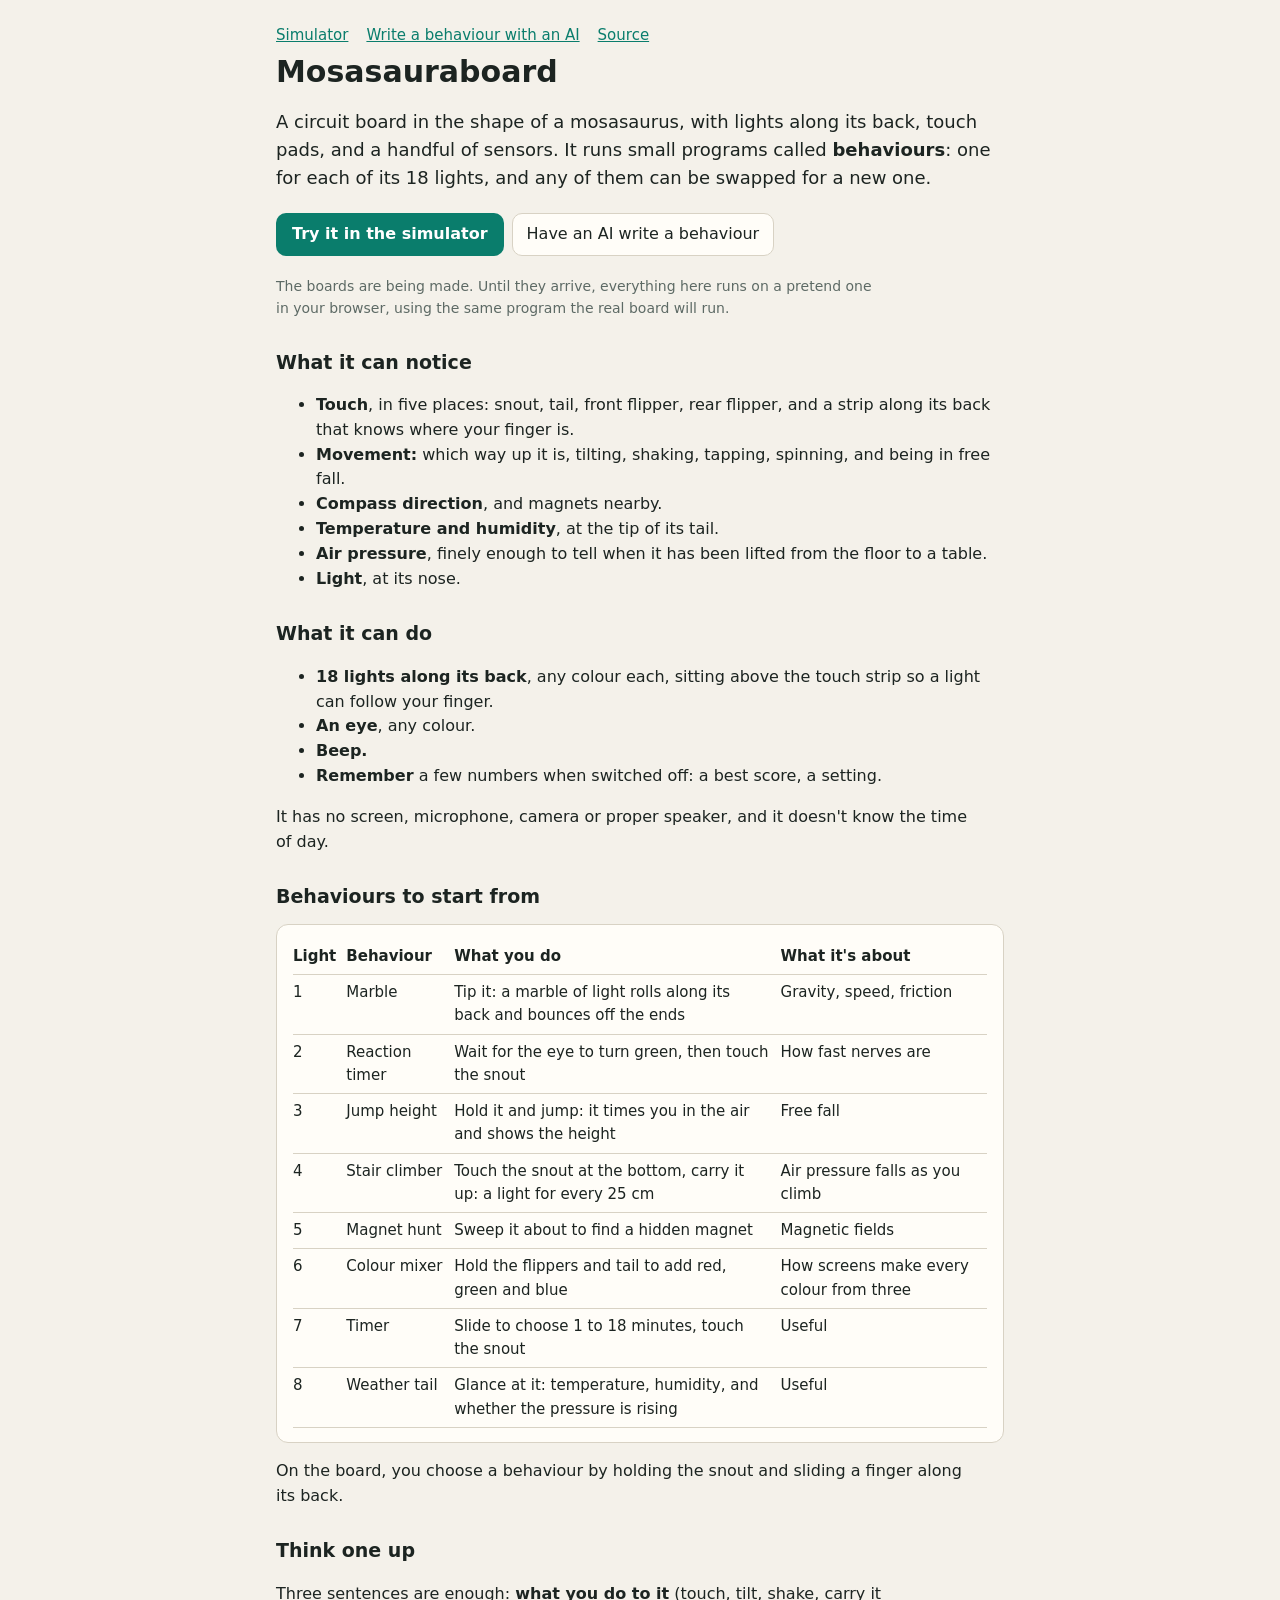
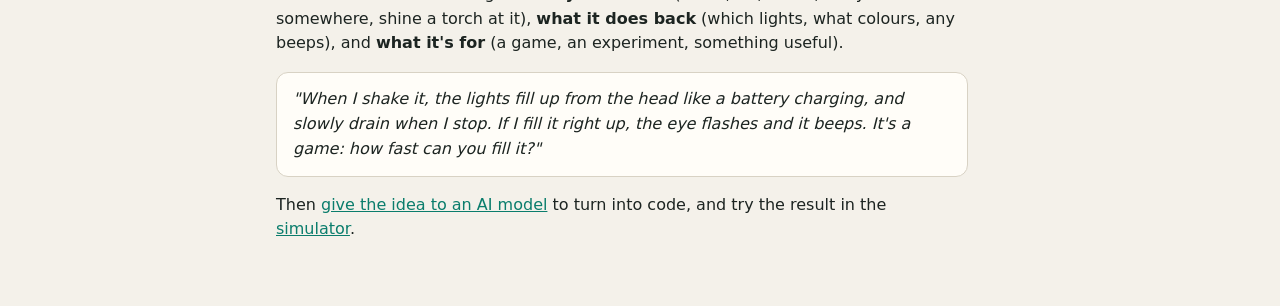
<file: index.html>
<!doctype html>
<html lang="en">
<head>
<meta charset="utf-8">
<link rel="icon" href="data:,">
<meta http-equiv="refresh" content="0; url=web/">
<title>Mosasauraboard</title>
</head>
<body><p>The Mosasauraboard's pages are in <a href="web/">web/</a>.</p></body>
</html>
</file>
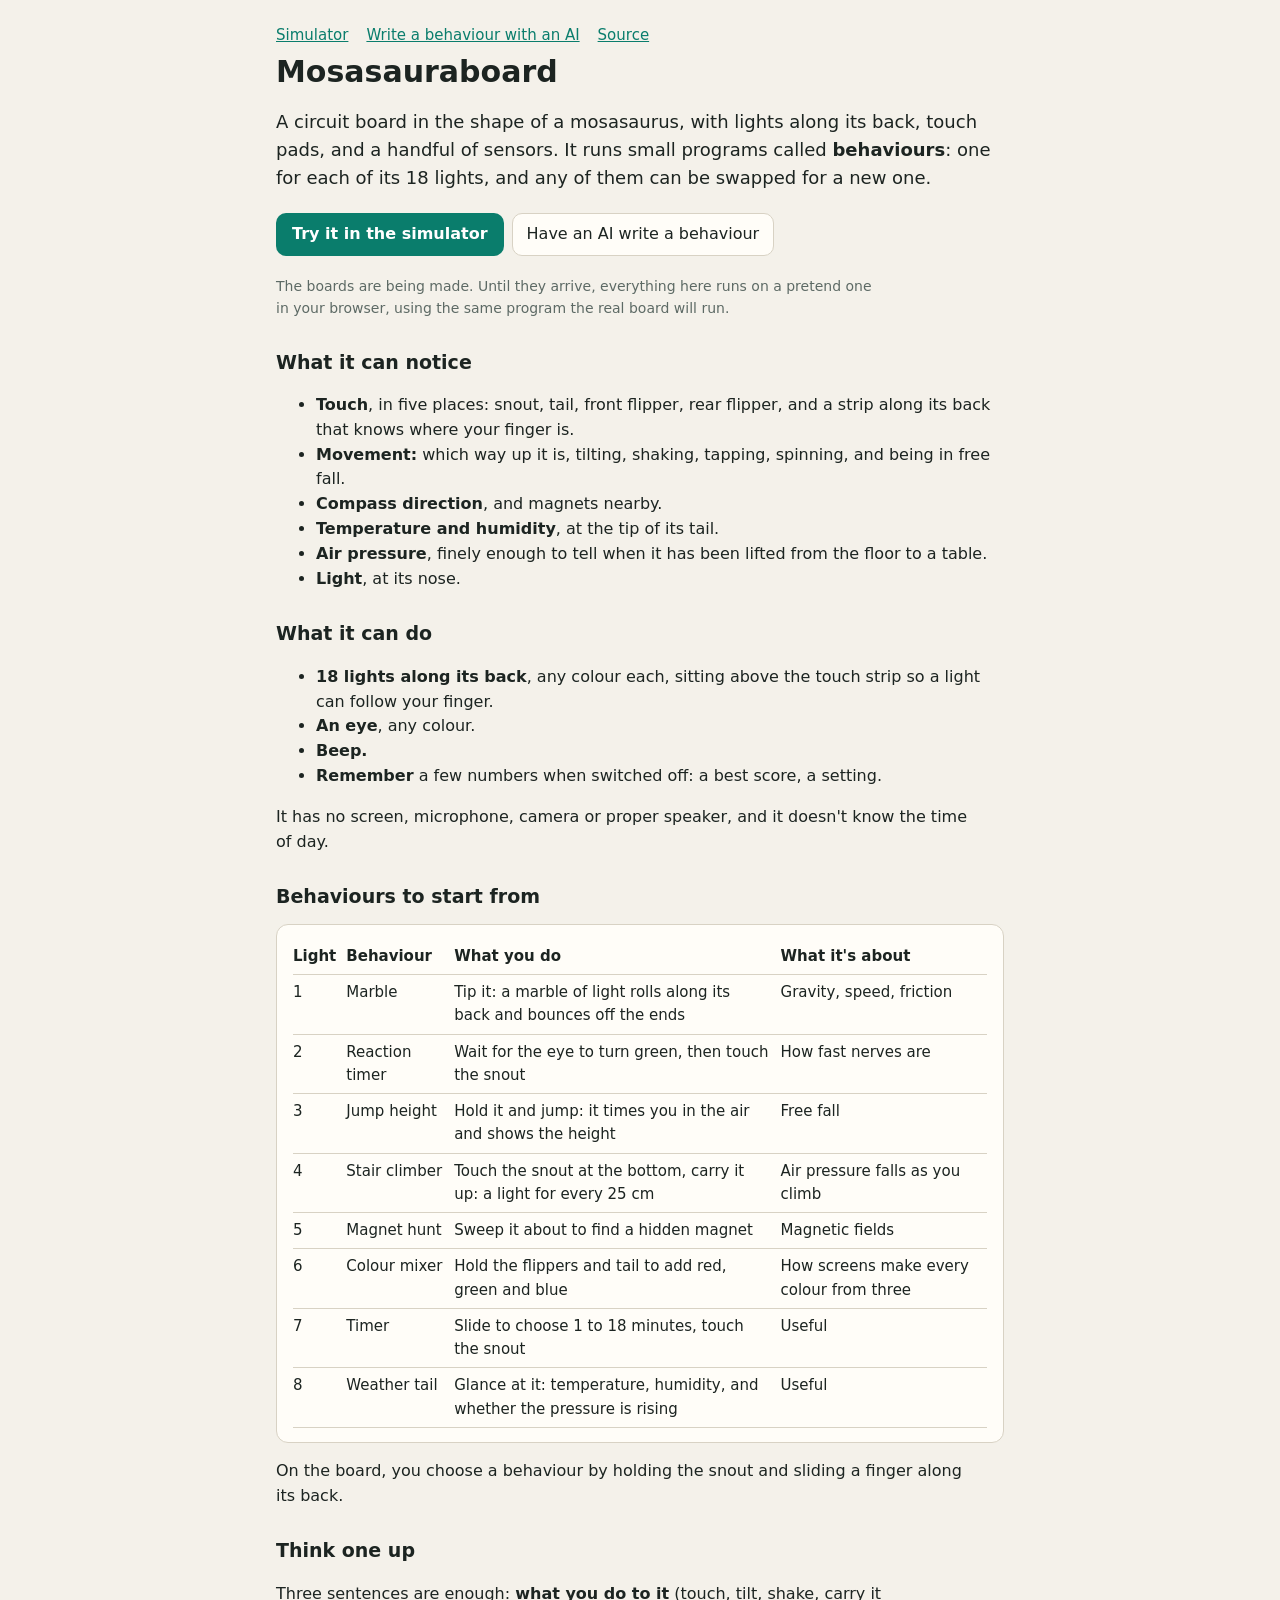
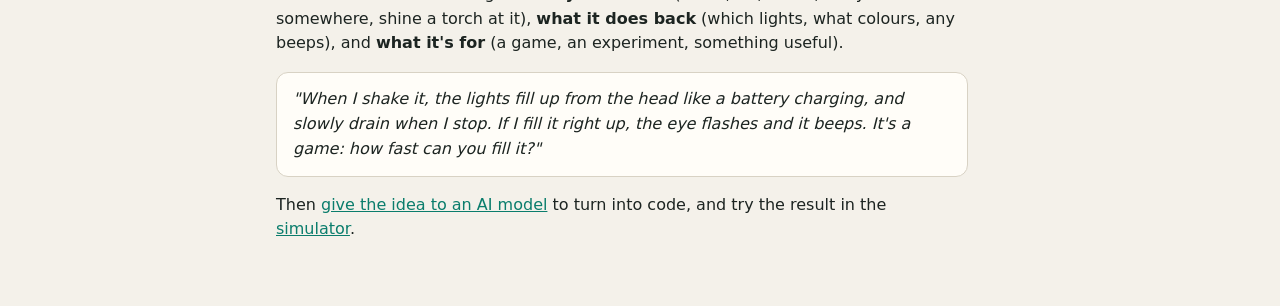
<file: web/index.html>
<!doctype html>
<html lang="en">
<head>
<meta charset="utf-8">
<link rel="icon" href="data:,">
<meta name="viewport" content="width=device-width, initial-scale=1">
<title>Mosasauraboard</title>
<link rel="stylesheet" href="site.css">
</head>
<body>
<main>
  <nav><a href="sim/">Simulator</a><a href="prompt.html">Write a behaviour with an AI</a><a href="https://github.com/mo-seph/dino-board">Source</a></nav>
  <h1>Mosasauraboard</h1>
  <p class="lead">A circuit board in the shape of a mosasaurus, with lights along its back, touch pads, and a handful of sensors.
    It runs small programs called <b>behaviours</b>: one for each of its 18 lights, and any of them can be swapped for a new one.</p>
  <p><a class="big" href="sim/">Try it in the simulator</a><a class="plain" href="prompt.html">Have an AI write a behaviour</a></p>
  <p class="soft">The boards are being made. Until they arrive, everything here runs on a pretend one in your browser, using the same program the real board will run.</p>

  <h2>What it can notice</h2>
  <ul>
    <li><b>Touch</b>, in five places: snout, tail, front flipper, rear flipper, and a strip along its back that knows where your finger is.</li>
    <li><b>Movement:</b> which way up it is, tilting, shaking, tapping, spinning, and being in free fall.</li>
    <li><b>Compass direction</b>, and magnets nearby.</li>
    <li><b>Temperature and humidity</b>, at the tip of its tail.</li>
    <li><b>Air pressure</b>, finely enough to tell when it has been lifted from the floor to a table.</li>
    <li><b>Light</b>, at its nose.</li>
  </ul>

  <h2>What it can do</h2>
  <ul>
    <li><b>18 lights along its back</b>, any colour each, sitting above the touch strip so a light can follow your finger.</li>
    <li><b>An eye</b>, any colour.</li>
    <li><b>Beep.</b></li>
    <li><b>Remember</b> a few numbers when switched off: a best score, a setting.</li>
  </ul>
  <p>It has no screen, microphone, camera or proper speaker, and it doesn't know the time of day.</p>

  <h2>Behaviours to start from</h2>
  <div class="card"><table>
    <tr><th>Light</th><th>Behaviour</th><th>What you do</th><th>What it's about</th></tr>
    <tr><td>1</td><td>Marble</td><td>Tip it: a marble of light rolls along its back and bounces off the ends</td><td>Gravity, speed, friction</td></tr>
    <tr><td>2</td><td>Reaction timer</td><td>Wait for the eye to turn green, then touch the snout</td><td>How fast nerves are</td></tr>
    <tr><td>3</td><td>Jump height</td><td>Hold it and jump: it times you in the air and shows the height</td><td>Free fall</td></tr>
    <tr><td>4</td><td>Stair climber</td><td>Touch the snout at the bottom, carry it up: a light for every 25 cm</td><td>Air pressure falls as you climb</td></tr>
    <tr><td>5</td><td>Magnet hunt</td><td>Sweep it about to find a hidden magnet</td><td>Magnetic fields</td></tr>
    <tr><td>6</td><td>Colour mixer</td><td>Hold the flippers and tail to add red, green and blue</td><td>How screens make every colour from three</td></tr>
    <tr><td>7</td><td>Timer</td><td>Slide to choose 1 to 18 minutes, touch the snout</td><td>Useful</td></tr>
    <tr><td>8</td><td>Weather tail</td><td>Glance at it: temperature, humidity, and whether the pressure is rising</td><td>Useful</td></tr>
  </table></div>
  <p>On the board, you choose a behaviour by holding the snout and sliding a finger along its back.</p>

  <h2>Think one up</h2>
  <p>Three sentences are enough: <b>what you do to it</b> (touch, tilt, shake, carry it somewhere, shine a torch at it),
    <b>what it does back</b> (which lights, what colours, any beeps), and <b>what it's for</b> (a game, an experiment, something useful).</p>
  <p class="card"><i>"When I shake it, the lights fill up from the head like a battery charging, and slowly drain when I stop.
    If I fill it right up, the eye flashes and it beeps. It's a game: how fast can you fill it?"</i></p>
  <p>Then <a href="prompt.html">give the idea to an AI model</a> to turn into code, and try the result in the <a href="sim/">simulator</a>.</p>
</main>
</body>
</html>
</file>
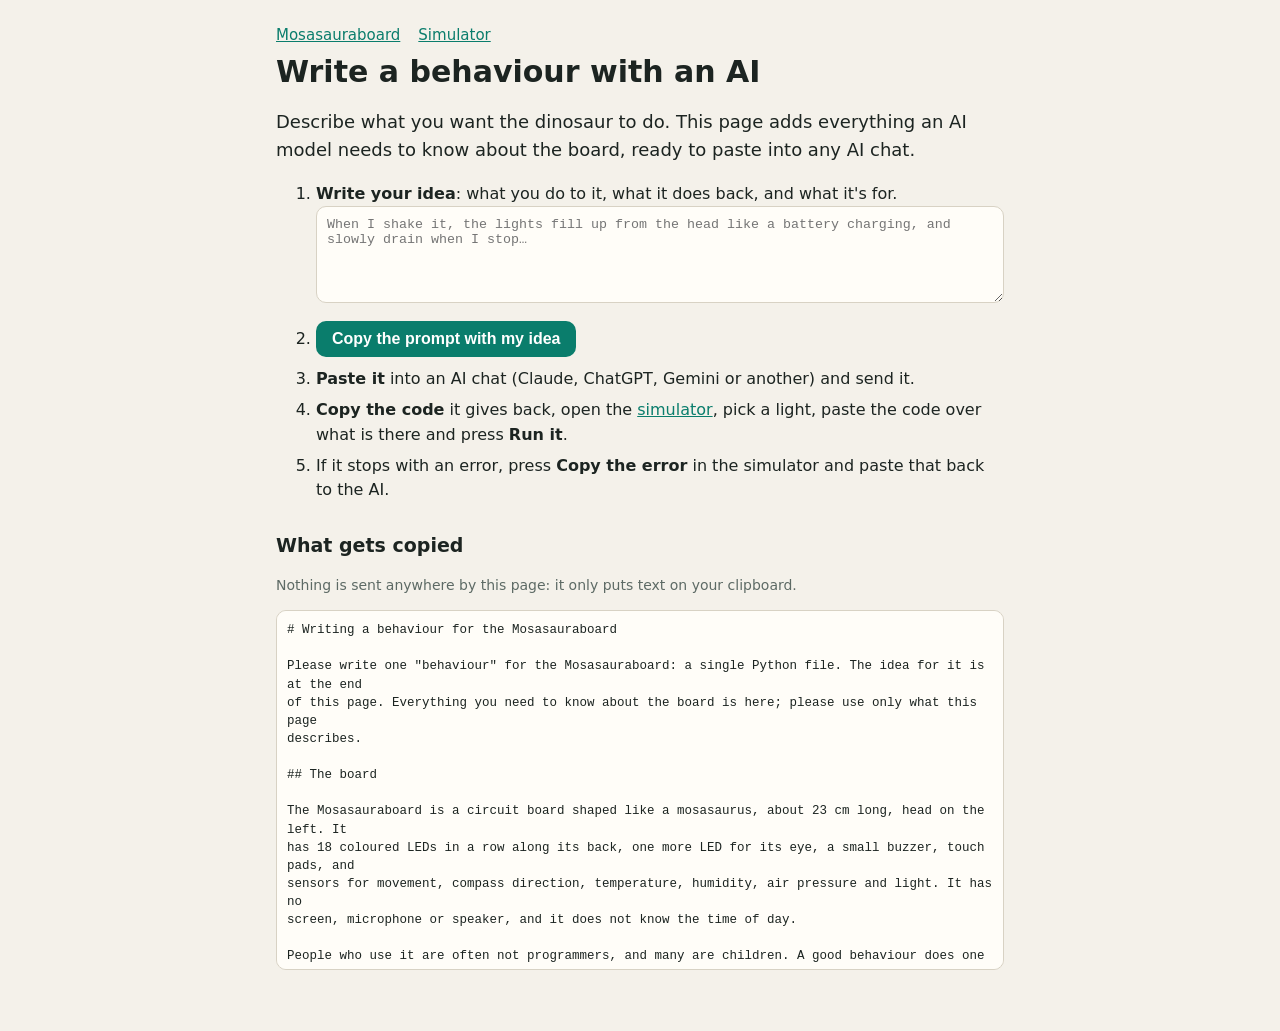
<file: web/prompt.html>
<!doctype html>
<html lang="en">
<head>
<meta charset="utf-8">
<link rel="icon" href="data:,">
<meta name="viewport" content="width=device-width, initial-scale=1">
<title>Write a behaviour with an AI</title>
<link rel="stylesheet" href="site.css">
</head>
<body>
<main>
  <nav><a href="./">Mosasauraboard</a><a href="sim/">Simulator</a></nav>
  <h1>Write a behaviour with an AI</h1>
  <p class="lead">Describe what you want the dinosaur to do. This page adds everything an AI model needs to know about the board, ready to paste into any AI chat.</p>
  <ol>
    <li><b>Write your idea</b>: what you do to it, what it does back, and what it's for.
      <textarea id="idea" rows="5" placeholder="When I shake it, the lights fill up from the head like a battery charging, and slowly drain when I stop…"></textarea></li>
    <li><button class="big" id="copy">Copy the prompt with my idea</button> <span id="done" class="soft"></span></li>
    <li><b>Paste it</b> into an AI chat (Claude, ChatGPT, Gemini or another) and send it.</li>
    <li><b>Copy the code</b> it gives back, open the <a href="sim/">simulator</a>, pick a light, paste the code over what is there and press <b>Run it</b>.</li>
    <li>If it stops with an error, press <b>Copy the error</b> in the simulator and paste that back to the AI.</li>
  </ol>
  <h2>What gets copied</h2>
  <p class="soft">Nothing is sent anywhere by this page: it only puts text on your clipboard.</p>
  <pre id="prompt">Loading…</pre>
</main>
<script>
"use strict";
const MARK = "(Write the idea here: what you do to the board, what it does back, and what it is for.)";
let prompt = "";
const whole = () => { const idea = document.getElementById("idea").value.trim(); return idea ? prompt.replace(MARK, idea) : prompt; };
const show = () => { document.getElementById("prompt").textContent = whole(); };
fetch("../software/PROMPT.md", {cache: "no-cache"}).then(r => { if (!r.ok) throw new Error(r.status); return r.text(); })
  .then(t => { prompt = t; if (!t.includes(MARK)) console.warn("the prompt has no place for the idea"); show(); })
  .catch(e => { document.getElementById("prompt").textContent = "Could not load the prompt: " + e.message; });
document.getElementById("idea").addEventListener("input", show);
document.getElementById("copy").addEventListener("click", async () => {
  const done = document.getElementById("done");
  if (!prompt) { done.textContent = "The prompt has not loaded yet."; return; }
  try { await navigator.clipboard.writeText(whole()); done.textContent = document.getElementById("idea").value.trim() ? "Copied. Paste it into an AI chat." : "Copied, but with no idea in it yet: add yours at the end."; }
  catch (e) { done.textContent = "Could not copy: select the text below and copy it yourself."; }
});
</script>
</body>
</html>
</file>
<file: web/site.css>
:root { --bg:#f4f1ea; --fg:#1c2421; --soft:#5d6a65; --card:#fffdf8; --line:#d8d2c4; --accent:#0a7d6c; }
@media (prefers-color-scheme: dark) { :root { --bg:#111614; --fg:#e7ece9; --soft:#9aa8a3; --card:#1a211f; --line:#2c3633; --accent:#4fd1b8; } }
* { box-sizing:border-box; }
body { margin:0; background:var(--bg); color:var(--fg); font:16px/1.55 system-ui, -apple-system, "Segoe UI", sans-serif; }
main { max-width:760px; margin:0 auto; padding:24px 16px 48px; }
h1 { font-size:30px; line-height:1.15; margin:8px 0 12px; }
h2 { font-size:19px; margin:28px 0 8px; }
p, li { max-width:68ch; }
a { color:var(--accent); }
nav { display:flex; flex-wrap:wrap; gap:6px 18px; font-size:15px; }
.lead { font-size:18px; }
.card { background:var(--card); border:1px solid var(--line); border-radius:12px; padding:14px 16px; margin:12px 0; }
.big { display:inline-block; background:var(--accent); color:#fff; text-decoration:none; font-weight:600; padding:9px 16px; border-radius:10px; margin:4px 8px 4px 0; border:0; font-size:16px; cursor:pointer; }
@media (prefers-color-scheme: dark) { .big { color:#06231d; } }
.plain { display:inline-block; padding:8px 14px; border:1px solid var(--line); border-radius:10px; text-decoration:none; margin:4px 8px 4px 0; background:var(--card); color:var(--fg); font-size:16px; cursor:pointer; }
table { border-collapse:collapse; width:100%; font-size:15px; }
th, td { text-align:left; vertical-align:top; padding:6px 10px 6px 0; border-bottom:1px solid var(--line); }
textarea { width:100%; font:15px/1.45 inherit; background:var(--card); color:var(--fg); border:1px solid var(--line); border-radius:10px; padding:10px; }
pre { background:var(--card); border:1px solid var(--line); border-radius:10px; padding:10px; overflow:auto; font:12.5px/1.45 ui-monospace, Menlo, Consolas, monospace; max-height:360px; white-space:pre-wrap; }
.soft { color:var(--soft); font-size:14px; }
ol li { margin:6px 0; }
</file>
